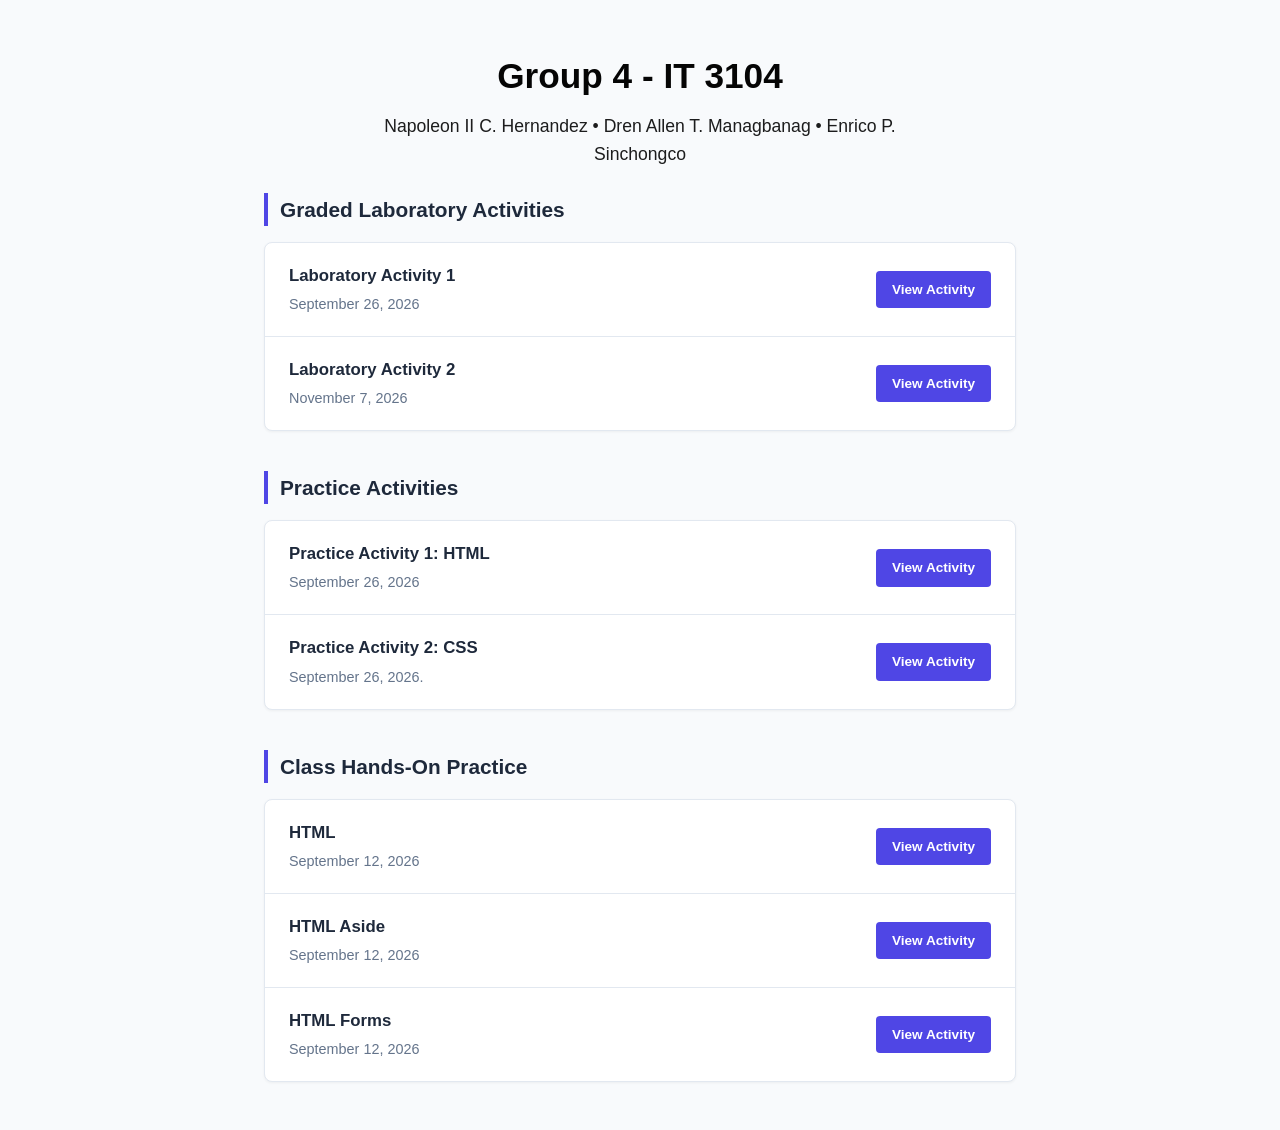
<file: index.html>
<!DOCTYPE html>
<html lang="en">
<head>
    <meta charset="UTF-8">
    <meta name="viewport" content="width=device-width, initial-scale=1.0">
    <title>Class Activity Repository</title>
    <link rel="stylesheet" href="style.css">
</head>
<body>

    <!-- Banner Header -->
    <header>
        <h1>Group 4 - IT 3104</h1>
        <p>Napoleon II C. Hernandez • Dren Allen T. Managbanag • Enrico P. Sinchongco</p>
    </header>

    <!-- Main Content Area -->
    <main>
        
        <!-- Section: Current Module -->
        <h2 class="section-title">Graded Laboratory Activities</h2>
        <ul class="activity-list">
            <li>
                <span class="activity-info">
                    <strong>Laboratory Activity 1</strong>
                    <p>September 26, 2026</p>
                </span>
                <a href="LabAct1.html" class="btn">View Activity</a>
            </li>
            <li>
                <span class="activity-info">
                    <strong>Laboratory Activity 2</strong>
                    <p>November 7, 2026</p>
                </span>
                <a href="LabAct2.html" class="btn">View Activity</a>
            </li>
        </ul>
        
        <!-- Section: Current Module -->
        <h2 class="section-title">Practice Activities</h2>
        <ul class="activity-list">
            <li>
                <span class="activity-info">
                    <strong>Practice Activity 1: HTML</strong>
                    <p>September 26, 2026</p>
                </span>
                <a href="PracAct1.html" class="btn">View Activity</a>
            </li>
            <li>
                <span class="activity-info">
                    <strong>Practice Activity 2: CSS</strong>
                    <p>September 26, 2026.</p>
                </span>
                <a href="css.html" class="btn">View Activity</a>
            </li>
        </ul>

        <!-- Section: Current Module -->
        <h2 class="section-title">Class Hands-On Practice</h2>
        <ul class="activity-list">
            <li>
                <span class="activity-info">
                    <strong>HTML</strong>
                    <p>September 12, 2026</p>
                </span>
                <a href="Practice1Html.html" class="btn">View Activity</a>
            </li>
            <li>
                <span class="activity-info">
                    <strong>HTML Aside</strong>
                    <p>September 12, 2026</p>
                </span>
                <a href="Practice1Aside.html" class="btn">View Activity</a>
            </li>
            <li>
                <span class="activity-info">
                    <strong>HTML Forms</strong>
                    <p>September 12, 2026</p>
                </span>
                <a href="PracticeActHtmlForms.html" class="btn">View Activity</a>
            </li>
        </ul>

    </main>

</body>
</html>
</file>
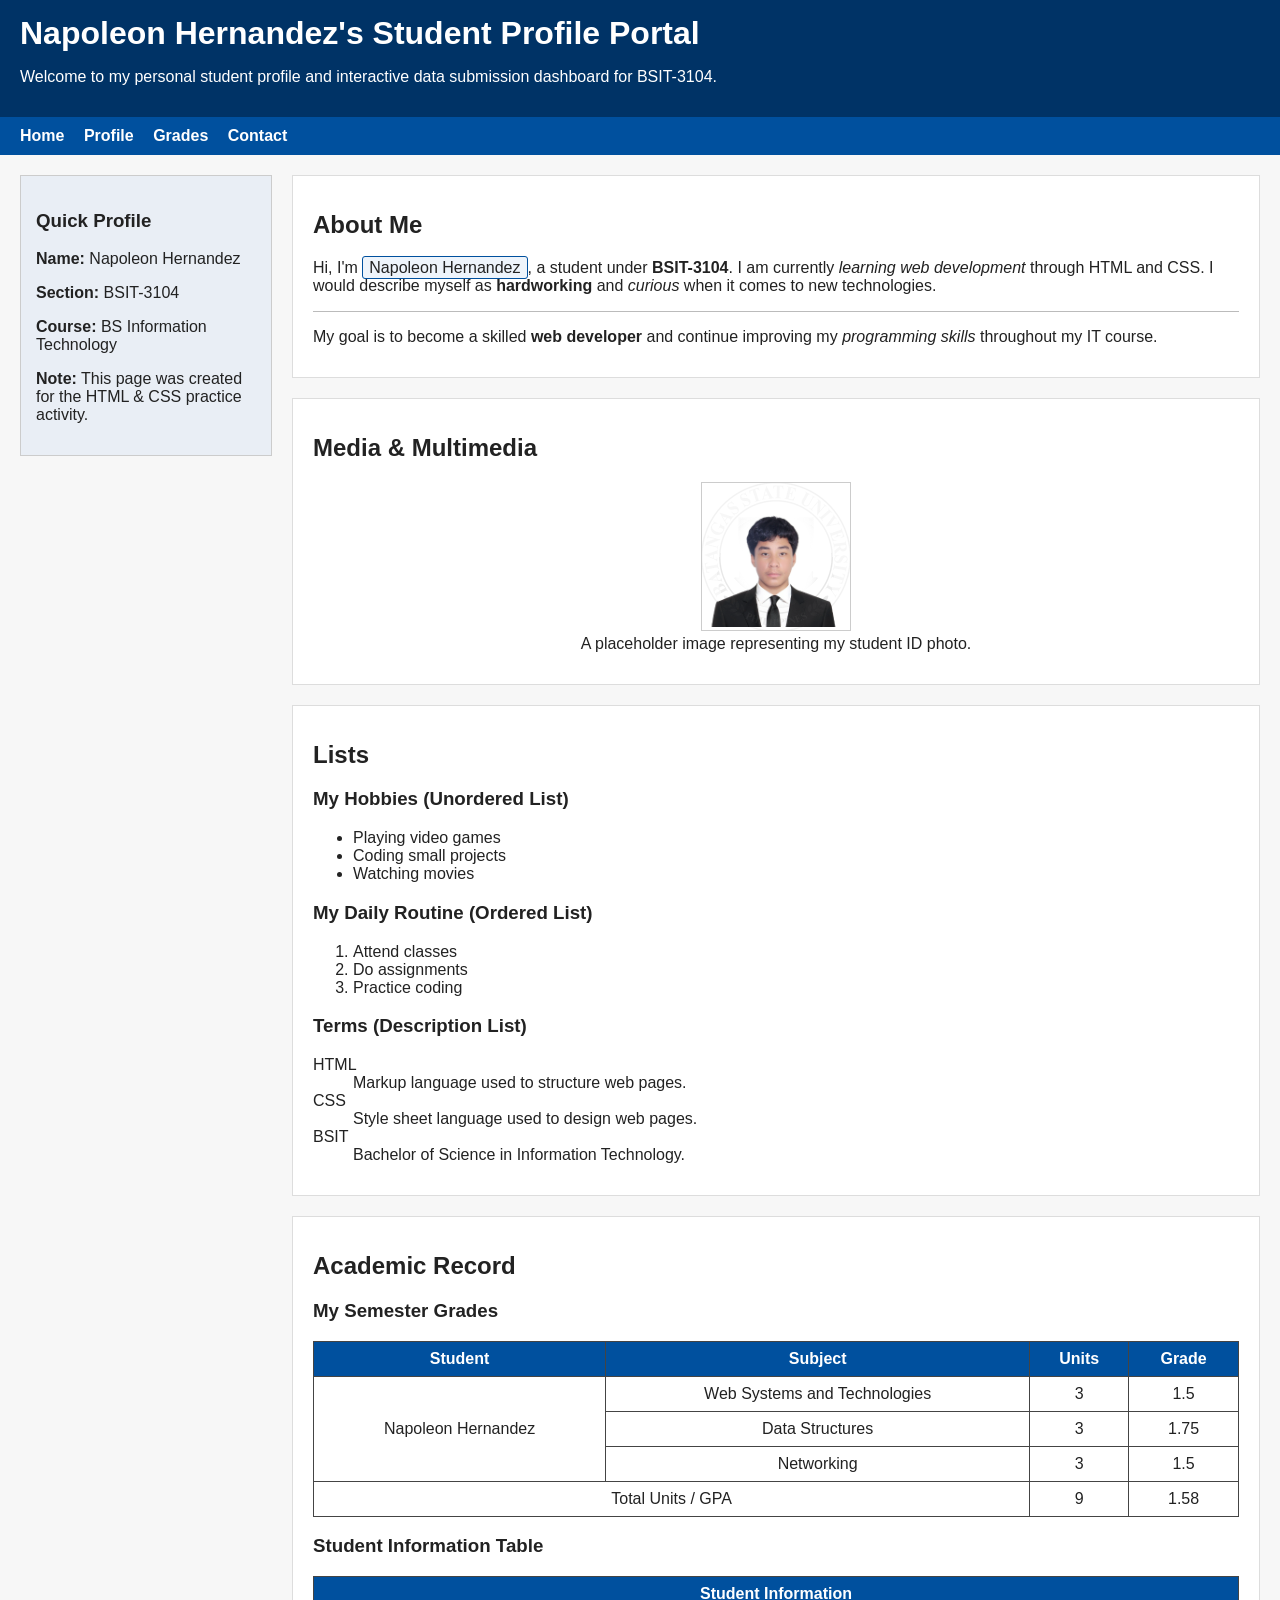
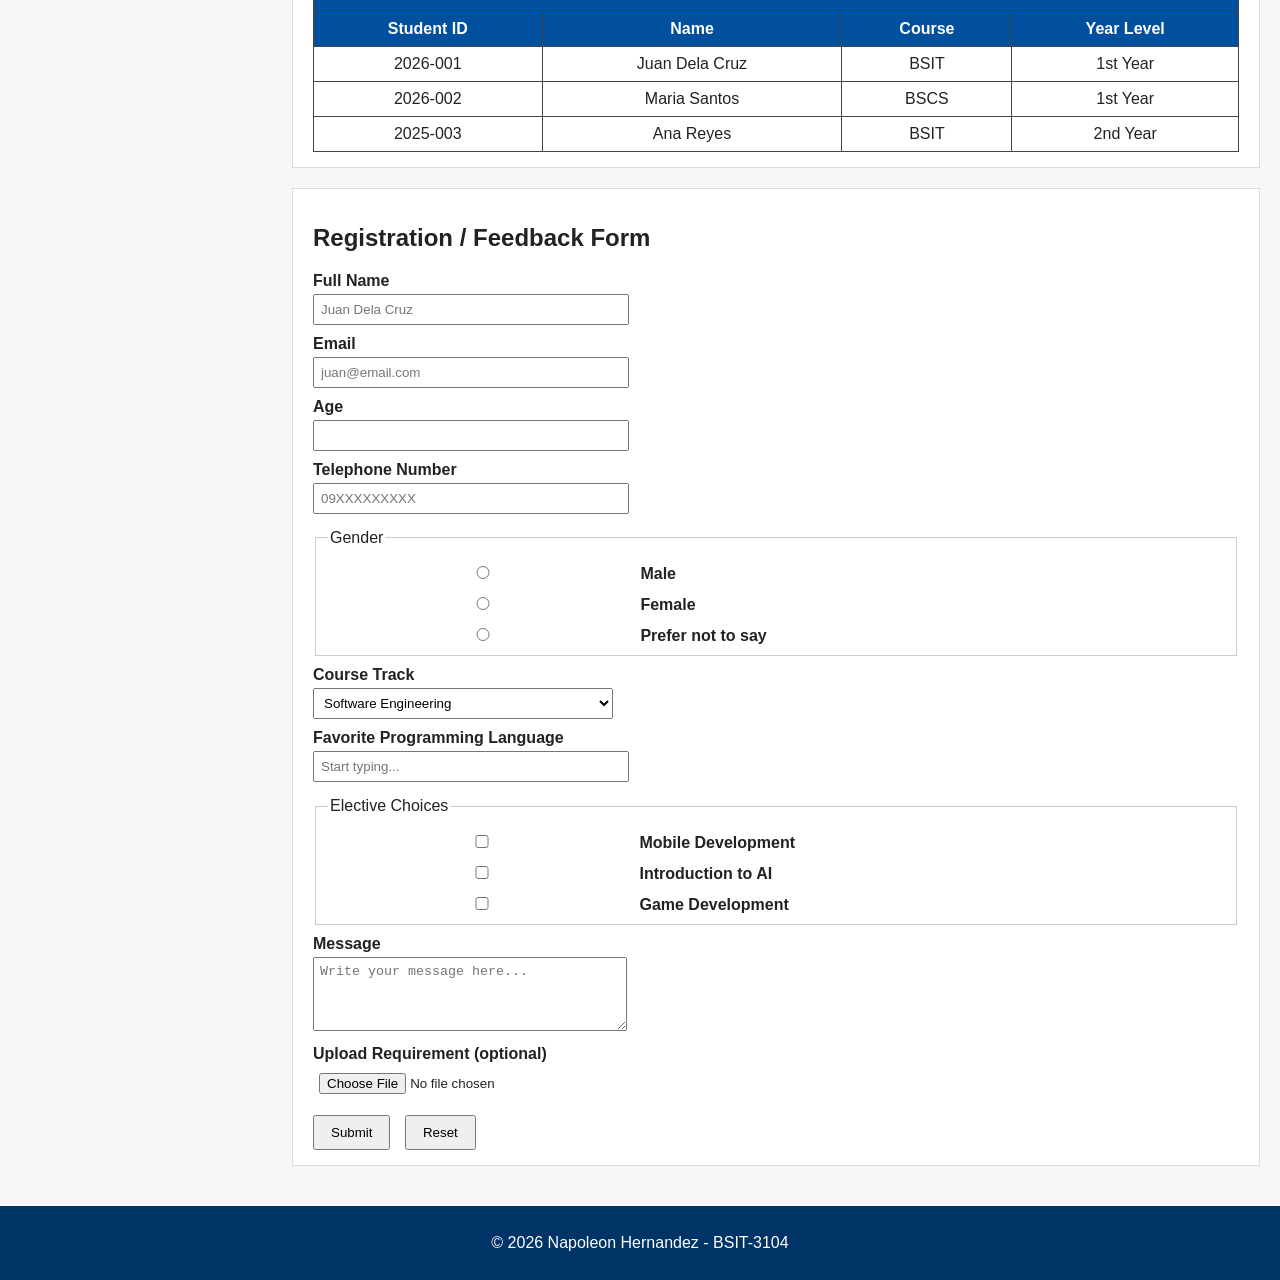
<file: css.html>
<!DOCTYPE html>
<html lang="en">
<head>
<meta charset="UTF-8">
<title>Student Profile Portal - Napoleon Hernandez</title>
<style>
  body {
    font-family: Arial, Helvetica, sans-serif;
    margin: 0;
    padding: 0;
    background-color: #f7f7f7;
    color: #222;
  }
  header {
    background-color: #003366;
    color: white;
    padding: 15px 20px;
  }
  header h1 {
    margin: 0 0 5px 0;
  }
  nav {
    background-color: #00509e;
    padding: 10px 20px;
  }
  nav a {
    color: white;
    text-decoration: none;
    margin-right: 15px;
    font-weight: bold;
  }
  nav a:hover {
    text-decoration: underline;
  }
  .layout {
    display: flex;
    gap: 20px;
    padding: 20px;
  }
  aside {
    background-color: #e9eef5;
    border: 1px solid #ccc;
    padding: 15px;
    width: 220px;
    height: fit-content;
  }
  main {
    flex: 1;
  }
  section {
    background-color: white;
    border: 1px solid #ddd;
    padding: 15px 20px;
    margin-bottom: 20px;
  }
  hr {
    border: none;
    border-top: 1px solid #bbb;
    margin: 15px 0;
  }
  .highlight {
    border: 1px solid #00509e;
    padding: 2px 6px;
    border-radius: 3px;
    background-color: #eef4fb;
  }
  table {
    border-collapse: collapse;
    width: 100%;
    margin-top: 10px;
  }
  table, th, td {
    border: 1px solid #444;
  }
  th, td {
    padding: 8px;
    text-align: center;
  }
  th {
    background-color: #00509e;
    color: white;
  }
  figure {
    text-align: center;
  }
  figure img {
    max-width: 350px;
    border: 1px solid #ccc;
  }
  form label {
    display: block;
    margin-top: 10px;
    font-weight: bold;
  }
  form input, form select, form textarea {
    padding: 6px;
    margin-top: 4px;
    width: 300px;
    max-width: 100%;
  }
  fieldset {
    margin-top: 15px;
    border: 1px solid #ccc;
  }
  .btn-row {
    margin-top: 15px;
  }
  .btn-row button {
    padding: 8px 16px;
    margin-right: 10px;
  }
  footer {
    background-color: #003366;
    color: white;
    text-align: center;
    padding: 12px;
  }
</style>
</head>
<body>

<header>
  <h1>Napoleon Hernandez's Student Profile Portal</h1>
  <p>Welcome to my personal student profile and interactive data submission dashboard for BSIT-3104.</p>
</header>

<nav>
  <a href="#home">Home</a>
  <a href="#about">Profile</a>
  <a href="#grades">Grades</a>
  <a href="#form">Contact</a>
</nav>

<div class="layout">

  <aside>
    <h3>Quick Profile</h3>
    <p><strong>Name:</strong> Napoleon Hernandez</p>
    <p><strong>Section:</strong> BSIT-3104</p>
    <p><strong>Course:</strong> BS Information Technology</p>
    <p><strong>Note:</strong> This page was created for the HTML &amp; CSS practice activity.</p>
  </aside>

  <main>

    <section id="about">
      <h2>About Me</h2>
      <p>
        Hi, I'm <span class="highlight">Napoleon Hernandez</span>, a student under
        <b>BSIT-3104</b>. I am currently <i>learning web development</i> through HTML and CSS.
        I would describe myself as <strong>hardworking</strong> and <em>curious</em> when it
        comes to new technologies.
      </p>
      <hr>
      <p>
        My goal is to become a skilled <strong>web developer</strong> and continue improving
        my <em>programming skills</em> throughout my IT course.
      </p>
    </section>

    <section id="media">
      <h2>Media &amp; Multimedia</h2>
      <figure>
        <img src="Sample student photo.png" alt="Sample student photo">
        <figcaption>A placeholder image representing my student ID photo.</figcaption>
      </figure>
    </section>

    <section id="lists">
      <h2>Lists</h2>
      <h3>My Hobbies (Unordered List)</h3>
      <ul>
        <li>Playing video games</li>
        <li>Coding small projects</li>
        <li>Watching movies</li>
      </ul>

      <h3>My Daily Routine (Ordered List)</h3>
      <ol>
        <li>Attend classes</li>
        <li>Do assignments</li>
        <li>Practice coding</li>
      </ol>

      <h3>Terms (Description List)</h3>
      <dl>
        <dt>HTML</dt>
        <dd>Markup language used to structure web pages.</dd>
        <dt>CSS</dt>
        <dd>Style sheet language used to design web pages.</dd>
        <dt>BSIT</dt>
        <dd>Bachelor of Science in Information Technology.</dd>
      </dl>
    </section>

    <section id="grades">
      <h2>Academic Record</h2>

      <h3>My Semester Grades</h3>
      <table border="1">
        <tr>
          <th>Student</th>
          <th>Subject</th>
          <th>Units</th>
          <th>Grade</th>
        </tr>
        <tr>
          <td rowspan="3">Napoleon Hernandez</td>
          <td>Web Systems and Technologies</td>
          <td>3</td>
          <td>1.5</td>
        </tr>
        <tr>
          <td>Data Structures</td>
          <td>3</td>
          <td>1.75</td>
        </tr>
        <tr>
          <td>Networking</td>
          <td>3</td>
          <td>1.5</td>
        </tr>
        <tr>
          <td colspan="2">Total Units / GPA</td>
          <td>9</td>
          <td>1.58</td>
        </tr>
      </table>

      <h3>Student Information Table</h3>
      <table border="1">
        <tr>
          <th colspan="4">Student Information</th>
        </tr>
        <tr>
          <th>Student ID</th>
          <th>Name</th>
          <th>Course</th>
          <th>Year Level</th>
        </tr>
        <tr>
          <td>2026-001</td>
          <td>Juan Dela Cruz</td>
          <td>BSIT</td>
          <td>1st Year</td>
        </tr>
        <tr>
          <td>2026-002</td>
          <td>Maria Santos</td>
          <td>BSCS</td>
          <td>1st Year</td>
        </tr>
        <tr>
          <td>2025-003</td>
          <td>Ana Reyes</td>
          <td>BSIT</td>
          <td>2nd Year</td>
        </tr>
      </table>
    </section>

    <section id="form">
      <h2>Registration / Feedback Form</h2>
      <form action="#" method="POST">

        <label for="fullname">Full Name</label>
        <input type="text" id="fullname" name="fullname" placeholder="Juan Dela Cruz" required>

        <label for="email">Email</label>
        <input type="email" id="email" name="email" placeholder="juan@email.com" required>

        <label for="age">Age</label>
        <input type="number" id="age" name="age" min="15" max="100">

        <label for="phone">Telephone Number</label>
        <input type="tel" id="phone" name="phone" pattern="[0-9]{11}" placeholder="09XXXXXXXXX" title="Enter an 11-digit phone number">

        <fieldset>
          <legend>Gender</legend>
          <label><input type="radio" name="gender" value="male"> Male</label>
          <label><input type="radio" name="gender" value="female"> Female</label>
          <label><input type="radio" name="gender" value="other"> Prefer not to say</label>
        </fieldset>

        <label for="track">Course Track</label>
        <select id="track" name="track">
          <optgroup label="Computer Science">
            <option value="cs-software">Software Engineering</option>
            <option value="cs-data">Data Science</option>
          </optgroup>
          <optgroup label="Information Technology">
            <option value="it-network">Network Administration</option>
            <option value="it-web">Web Development</option>
          </optgroup>
        </select>

        <label for="language">Favorite Programming Language</label>
        <input list="languages" id="language" name="language" placeholder="Start typing...">
        <datalist id="languages">
          <option value="JavaScript">
          <option value="Python">
          <option value="Java">
          <option value="C#">
        </datalist>

        <fieldset>
          <legend>Elective Choices</legend>
          <label><input type="checkbox" name="electives" value="mobile"> Mobile Development</label>
          <label><input type="checkbox" name="electives" value="ai"> Introduction to AI</label>
          <label><input type="checkbox" name="electives" value="game"> Game Development</label>
        </fieldset>

        <label for="message">Message</label>
        <textarea id="message" name="message" rows="4" placeholder="Write your message here..."></textarea>

        <label for="upload">Upload Requirement (optional)</label>
        <input type="file" id="upload" name="upload">

        <div class="btn-row">
          <button type="submit">Submit</button>
          <button type="reset">Reset</button>
        </div>

      </form>
    </section>

  </main>

</div>

<footer>
  <p>&copy; 2026 Napoleon Hernandez - BSIT-3104</p>
</footer>

</body>
</html>
</file>
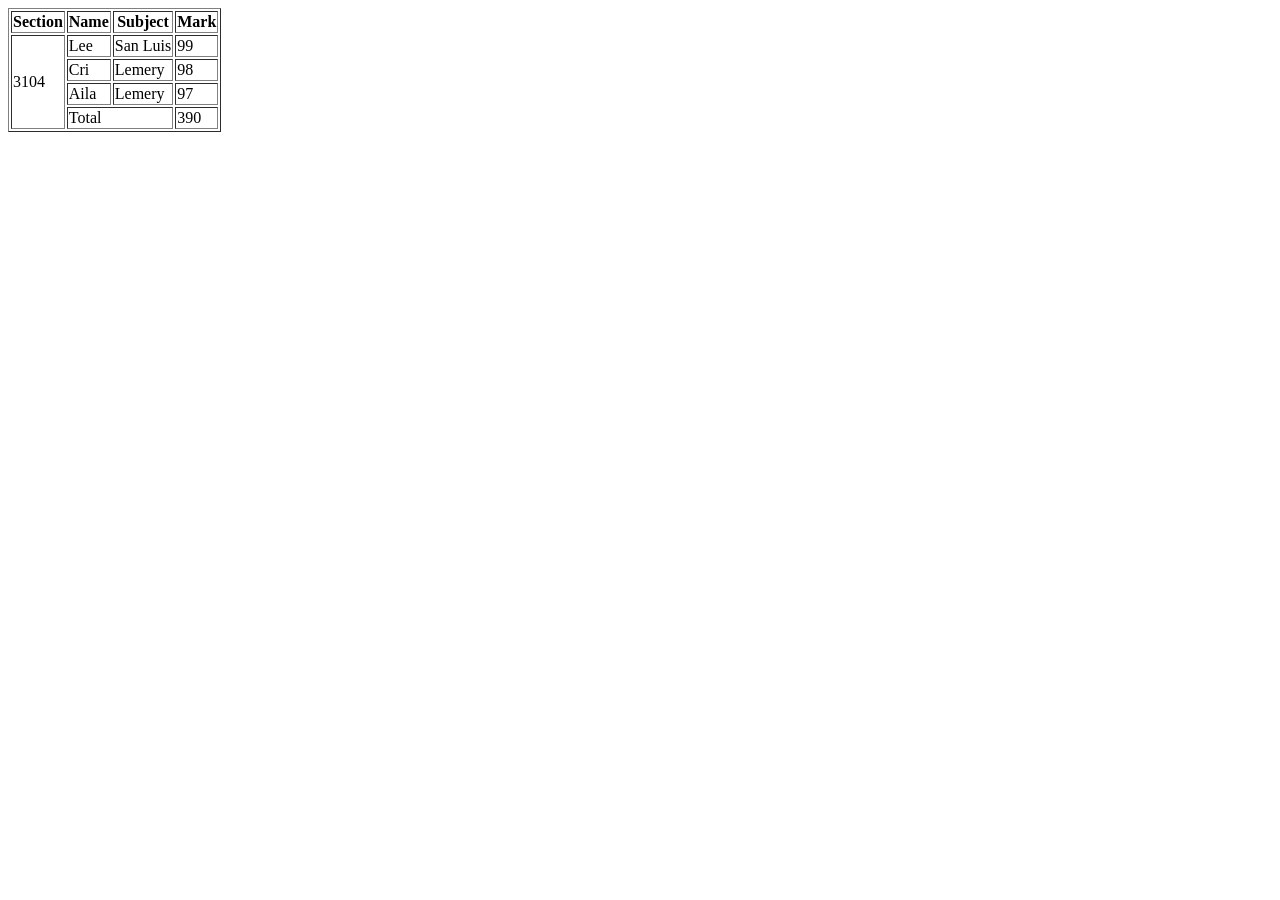
<file: dump.html>
<!DOCTYPE html>
<html lang="en">
<head>
    <meta charset="UTF-8">
    <meta name="viewport" content="width=device-width, initial-scale=1.0">
    <title>Document</title>
</head>
<body>
    <table border="1">
        <tr>
            <th>Section</th>
            <th>Name</th>
            <th>Subject</th>
            <th>Mark</th>
        </tr>
        <tr>
            <td rowspan="4">3104</td>
            <td>Lee</td>
            <td>San Luis</td>
            <td>99</td>
        </tr>
        <tr>
            <td>Cri</td>
            <td>Lemery</td>
            <td>98</td>
        </tr>
        <tr>
            <td>Aila</td>
            <td>Lemery</td>
            <td>97</td>
        </tr>
        <tr>
            <td colspan="2">Total</td>
            <td>390</td>
        </tr>
    </table>

</body>
</html>
</file>
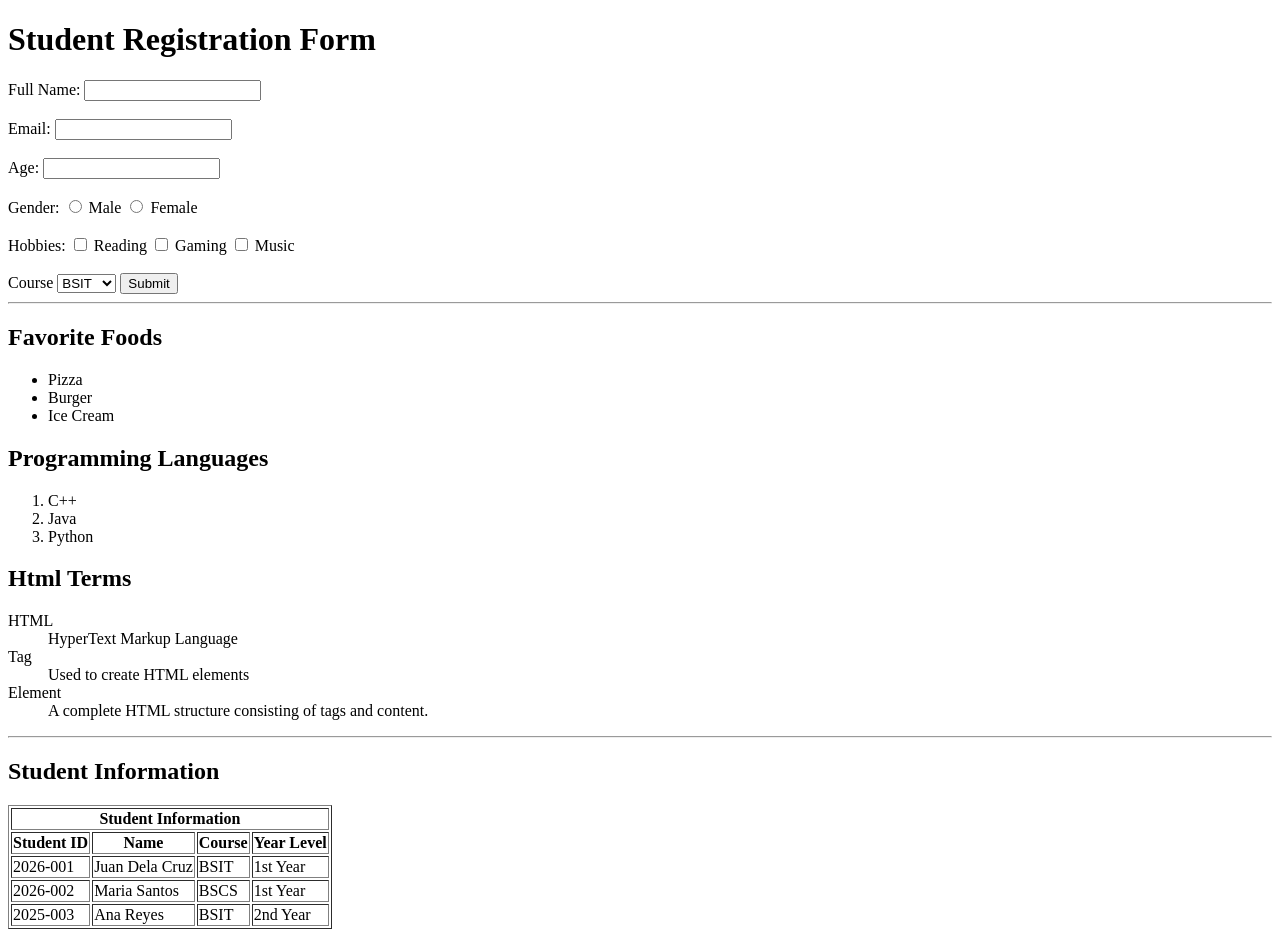
<file: LabAct1.html>
<!DOCTYPE html>
<html lang="en">

<head>
    <title>Student Registration Form</title>
</head>

<body>

    <h1>Student Registration Form</h1>

    <form> 
        <label for="fullname">Full Name:</label>
        <input type="text" id="fullname" name="fullname" >
        <br><br>
         
        <label for="email">Email:</label>
        <input type="email" id="email" name="email">
        <br><br>
         
        <label for="age">Age:</label>
        <input type="number" id="age" name="age">
        <br><br>
        
        <label>Gender:</label>
        <input type="radio" id="male" name="gender" value="male">
        <label for="male">Male</label>
        <input type="radio" id="female" name="gender" value="female">
        <label for="female">Female</label>
        <br><br>
             
        <label>Hobbies:</label>
        <input type="checkbox" id="hobbie1" name="hobbie1" value="Reading">
        <label for="hobbie1">Reading</label>
        <input type="checkbox" id="hobbie2" name="hobbie2" value="Gaming">
        <label for="hobbie2">Gaming</label>
        <input type="checkbox" id="hobbie3" name="hobbie3" value="Music">
        <label for="hobbie3">Music</label>
        <br><br>
             
        <label for="course">Course</label>
        <select id="course" name="course">
            <option value="BSIT">BSIT</option>
            <option value="BSCS">BSCS</option>
        </select>

        <button type="submit">Submit</button>
    </form>

    <hr>
       
    <h2>Favorite Foods</h2>
    <ul>
        <li>Pizza</li>
        <li>Burger</li>
        <li>Ice Cream</li>
    </ul>
      
    <h2>Programming Languages</h2>
    <ol>
        <li>C++</li>
        <li>Java</li>
        <li>Python</li>
    </ol>
        
    <h2>Html Terms</h2>
    <dl>
        <dt>HTML</dt>
        <dd>HyperText Markup Language</dd>
        <dt>Tag</dt>
        <dd>Used to create HTML elements</dd>
        <dt>Element</dt>
        <dd>A complete HTML structure consisting of tags and content.</dd>
    </dl>

    <hr>

    <h2>Student Information</h2>
    <table border="1">
        <tr>
            <th colspan="4">Student Information</th>
        </tr>
        <tr>
            <th>Student ID</th>
            <th>Name</th>
            <th>Course</th>
            <th>Year Level</th>
        </tr>
        <tr>
            <td>2026-001</td>
            <td>Juan Dela Cruz</td>
            <td>BSIT</td>
            <td>1st Year</td>
        </tr>
        <tr>
            <td>2026-002</td>
            <td>Maria Santos</td>
            <td>BSCS</td>
            <td>1st Year</td>
        </tr>
        <tr>
            <td>2025-003</td>
            <td>Ana Reyes</td>
            <td>BSIT</td>
            <td>2nd Year</td>
        </tr>
    </table>
        
</body>

</html>
</file>
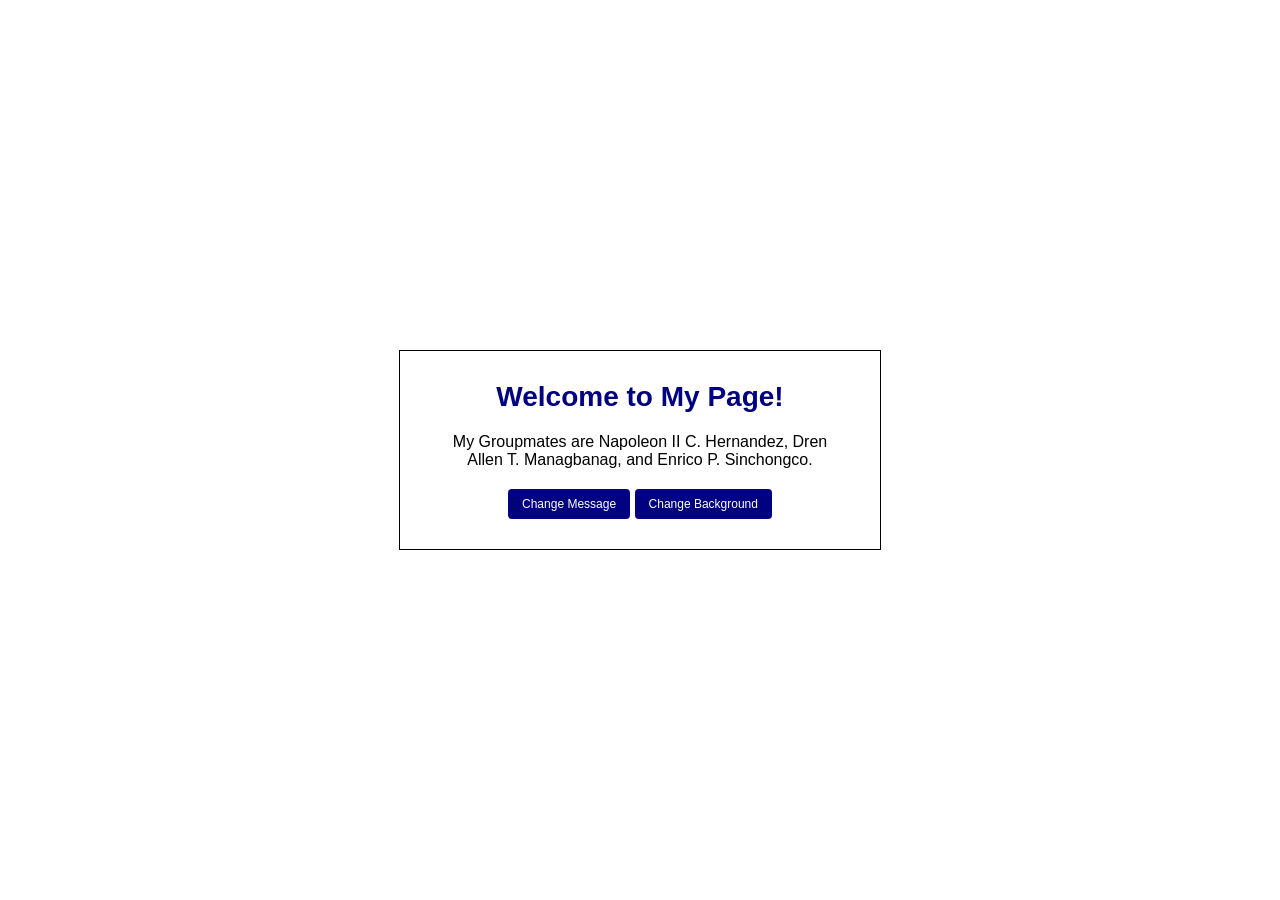
<file: LabAct2.html>
<!DOCTYPE html>
<html lang="en">
<head>
  <meta charset="UTF-8"> 
  <link rel="stylesheet" href="style2.css">
</head>
<body>
  <div class="box"  >
    <h1>Welcome to My Page!</h1>
    <p id="message">My Groupmates are Napoleon II C. Hernandez, Dren Allen T. Managbanag, and Enrico P. Sinchongco.</p>
    <button onclick="changeMessage()">Change Message</button>
    <button onclick="changeBackground()">Change Background</button>
  </div>

  <script src="script.js"></script>
</body>
</html>
</file>
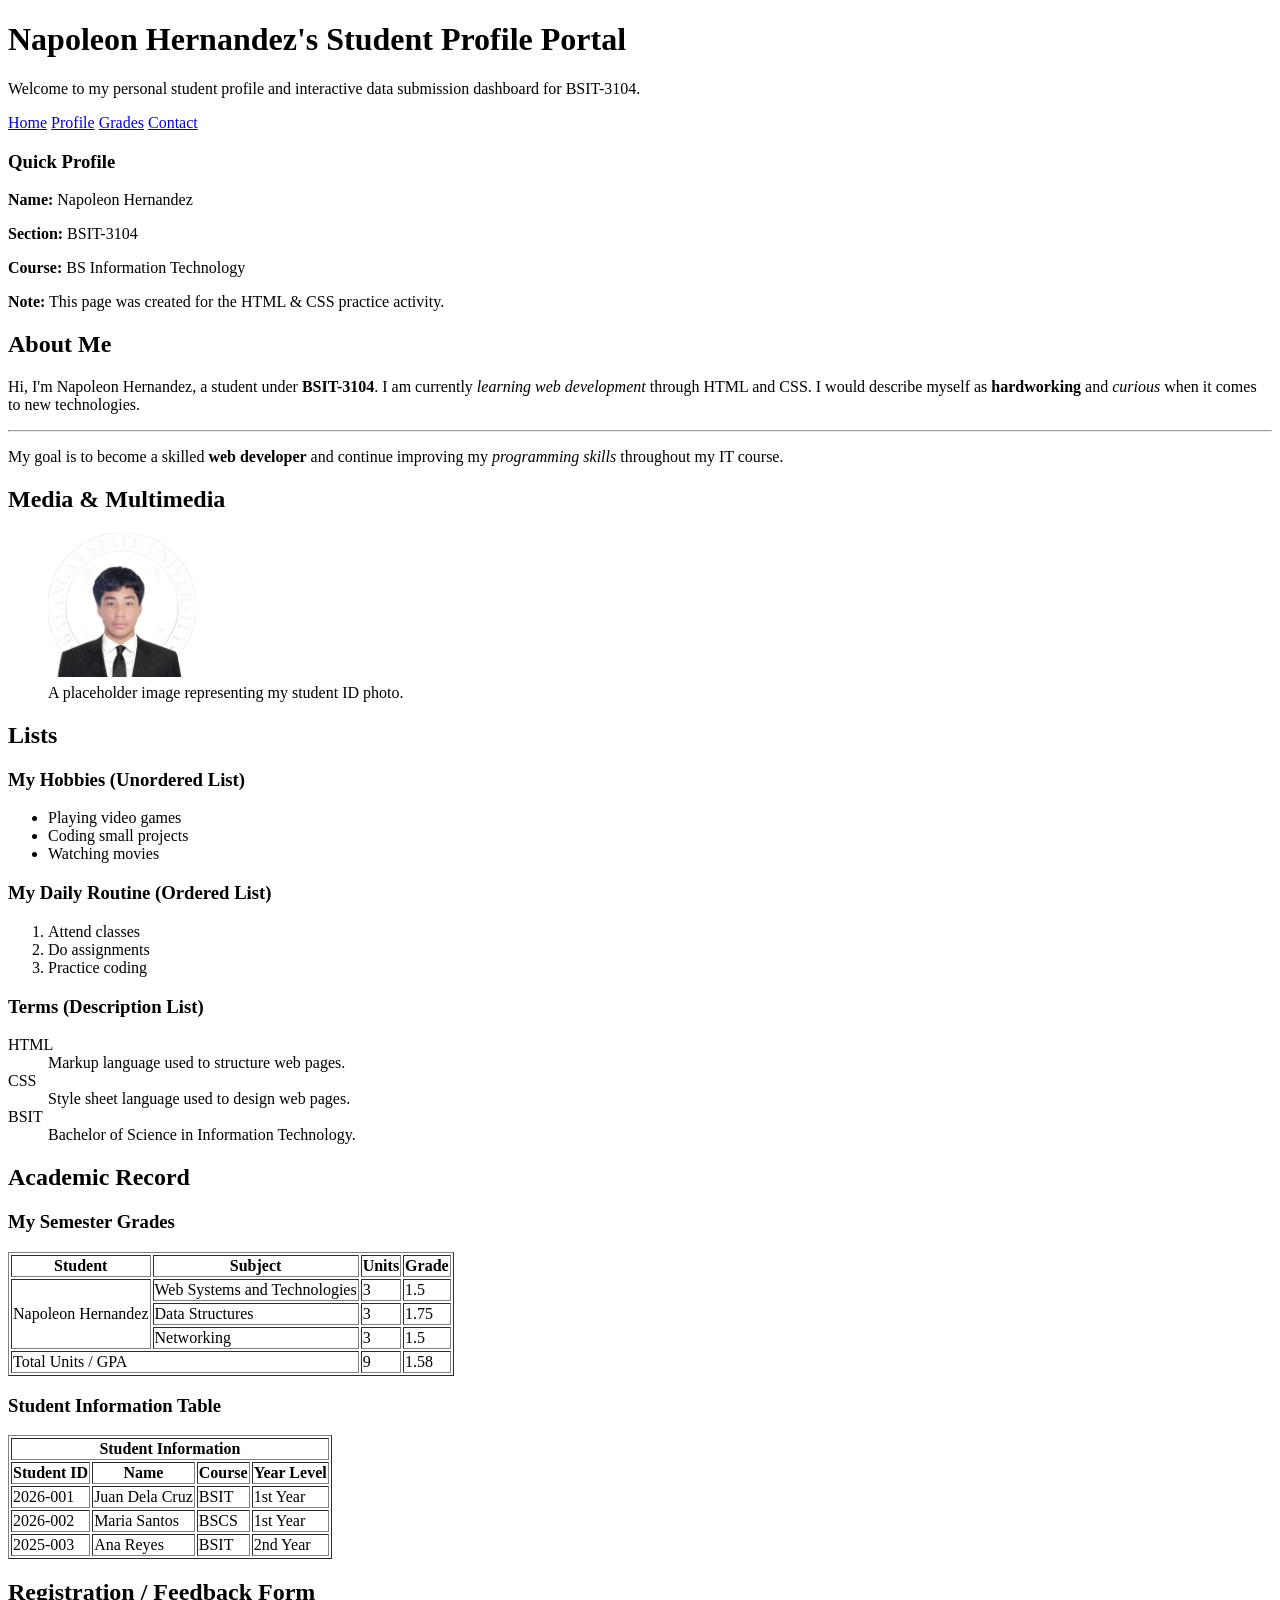
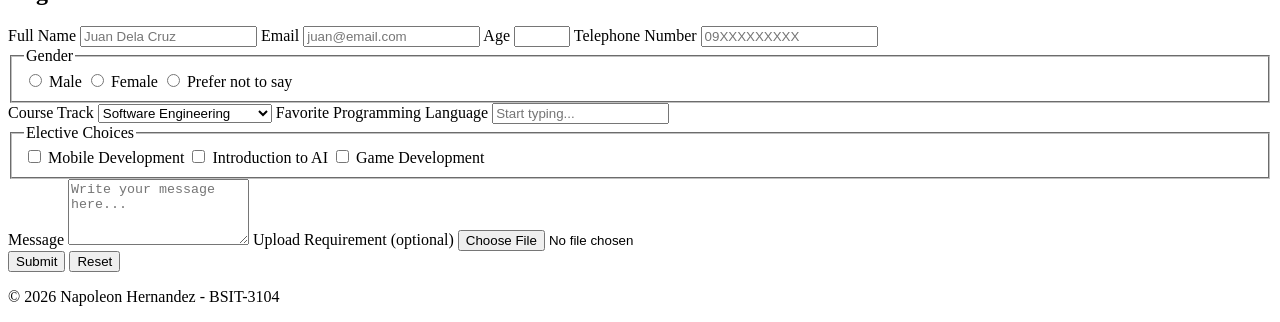
<file: PracAct1.html>
<!DOCTYPE html>
<html lang="en">
<head>
<meta charset="UTF-8">
<title>Student Profile Portal - Napoleon Hernandez</title>
</head>
<body>

<header>
  <h1>Napoleon Hernandez's Student Profile Portal</h1>
  <p>Welcome to my personal student profile and interactive data submission dashboard for BSIT-3104.</p>
</header>

<nav>
  <a href="#home">Home</a>
  <a href="#about">Profile</a>
  <a href="#grades">Grades</a>
  <a href="#form">Contact</a>
</nav>

<div class="layout">

  <aside>
    <h3>Quick Profile</h3>
    <p><strong>Name:</strong> Napoleon Hernandez</p>
    <p><strong>Section:</strong> BSIT-3104</p>
    <p><strong>Course:</strong> BS Information Technology</p>
    <p><strong>Note:</strong> This page was created for the HTML &amp; CSS practice activity.</p>
  </aside>

  <main>

    <section id="about">
      <h2>About Me</h2>
      <p>
        Hi, I'm <span class="highlight">Napoleon Hernandez</span>, a student under
        <b>BSIT-3104</b>. I am currently <i>learning web development</i> through HTML and CSS.
        I would describe myself as <strong>hardworking</strong> and <em>curious</em> when it
        comes to new technologies.
      </p>
      <hr>
      <p>
        My goal is to become a skilled <strong>web developer</strong> and continue improving
        my <em>programming skills</em> throughout my IT course.
      </p>
    </section>

    <section id="media">
      <h2>Media &amp; Multimedia</h2>
      <figure>
        <img src="Sample student photo.png" alt="Sample student photo">
        <figcaption>A placeholder image representing my student ID photo.</figcaption>
      </figure>
    </section>

    <section id="lists">
      <h2>Lists</h2>
      <h3>My Hobbies (Unordered List)</h3>
      <ul>
        <li>Playing video games</li>
        <li>Coding small projects</li>
        <li>Watching movies</li>
      </ul>

      <h3>My Daily Routine (Ordered List)</h3>
      <ol>
        <li>Attend classes</li>
        <li>Do assignments</li>
        <li>Practice coding</li>
      </ol>

      <h3>Terms (Description List)</h3>
      <dl>
        <dt>HTML</dt>
        <dd>Markup language used to structure web pages.</dd>
        <dt>CSS</dt>
        <dd>Style sheet language used to design web pages.</dd>
        <dt>BSIT</dt>
        <dd>Bachelor of Science in Information Technology.</dd>
      </dl>
    </section>

    <section id="grades">
      <h2>Academic Record</h2>

      <h3>My Semester Grades</h3>
      <table border="1">
        <tr>
          <th>Student</th>
          <th>Subject</th>
          <th>Units</th>
          <th>Grade</th>
        </tr>
        <tr>
          <td rowspan="3">Napoleon Hernandez</td>
          <td>Web Systems and Technologies</td>
          <td>3</td>
          <td>1.5</td>
        </tr>
        <tr>
          <td>Data Structures</td>
          <td>3</td>
          <td>1.75</td>
        </tr>
        <tr>
          <td>Networking</td>
          <td>3</td>
          <td>1.5</td>
        </tr>
        <tr>
          <td colspan="2">Total Units / GPA</td>
          <td>9</td>
          <td>1.58</td>
        </tr>
      </table>

      <h3>Student Information Table</h3>
      <table border="1">
        <tr>
          <th colspan="4">Student Information</th>
        </tr>
        <tr>
          <th>Student ID</th>
          <th>Name</th>
          <th>Course</th>
          <th>Year Level</th>
        </tr>
        <tr>
          <td>2026-001</td>
          <td>Juan Dela Cruz</td>
          <td>BSIT</td>
          <td>1st Year</td>
        </tr>
        <tr>
          <td>2026-002</td>
          <td>Maria Santos</td>
          <td>BSCS</td>
          <td>1st Year</td>
        </tr>
        <tr>
          <td>2025-003</td>
          <td>Ana Reyes</td>
          <td>BSIT</td>
          <td>2nd Year</td>
        </tr>
      </table>
    </section>

    <section id="form">
      <h2>Registration / Feedback Form</h2>
      <form action="#" method="POST">

        <label for="fullname">Full Name</label>
        <input type="text" id="fullname" name="fullname" placeholder="Juan Dela Cruz" required>

        <label for="email">Email</label>
        <input type="email" id="email" name="email" placeholder="juan@email.com" required>

        <label for="age">Age</label>
        <input type="number" id="age" name="age" min="15" max="100">

        <label for="phone">Telephone Number</label>
        <input type="tel" id="phone" name="phone" pattern="[0-9]{11}" placeholder="09XXXXXXXXX" title="Enter an 11-digit phone number">

        <fieldset>
          <legend>Gender</legend>
          <label><input type="radio" name="gender" value="male"> Male</label>
          <label><input type="radio" name="gender" value="female"> Female</label>
          <label><input type="radio" name="gender" value="other"> Prefer not to say</label>
        </fieldset>

        <label for="track">Course Track</label>
        <select id="track" name="track">
          <optgroup label="Computer Science">
            <option value="cs-software">Software Engineering</option>
            <option value="cs-data">Data Science</option>
          </optgroup>
          <optgroup label="Information Technology">
            <option value="it-network">Network Administration</option>
            <option value="it-web">Web Development</option>
          </optgroup>
        </select>

        <label for="language">Favorite Programming Language</label>
        <input list="languages" id="language" name="language" placeholder="Start typing...">
        <datalist id="languages">
          <option value="JavaScript">
          <option value="Python">
          <option value="Java">
          <option value="C#">
        </datalist>

        <fieldset>
          <legend>Elective Choices</legend>
          <label><input type="checkbox" name="electives" value="mobile"> Mobile Development</label>
          <label><input type="checkbox" name="electives" value="ai"> Introduction to AI</label>
          <label><input type="checkbox" name="electives" value="game"> Game Development</label>
        </fieldset>

        <label for="message">Message</label>
        <textarea id="message" name="message" rows="4" placeholder="Write your message here..."></textarea>

        <label for="upload">Upload Requirement (optional)</label>
        <input type="file" id="upload" name="upload">

        <div class="btn-row">
          <button type="submit">Submit</button>
          <button type="reset">Reset</button>
        </div>

      </form>
    </section>

  </main>

</div>

<footer>
  <p>&copy; 2026 Napoleon Hernandez - BSIT-3104</p>
</footer>

</body>
</html>
</file>
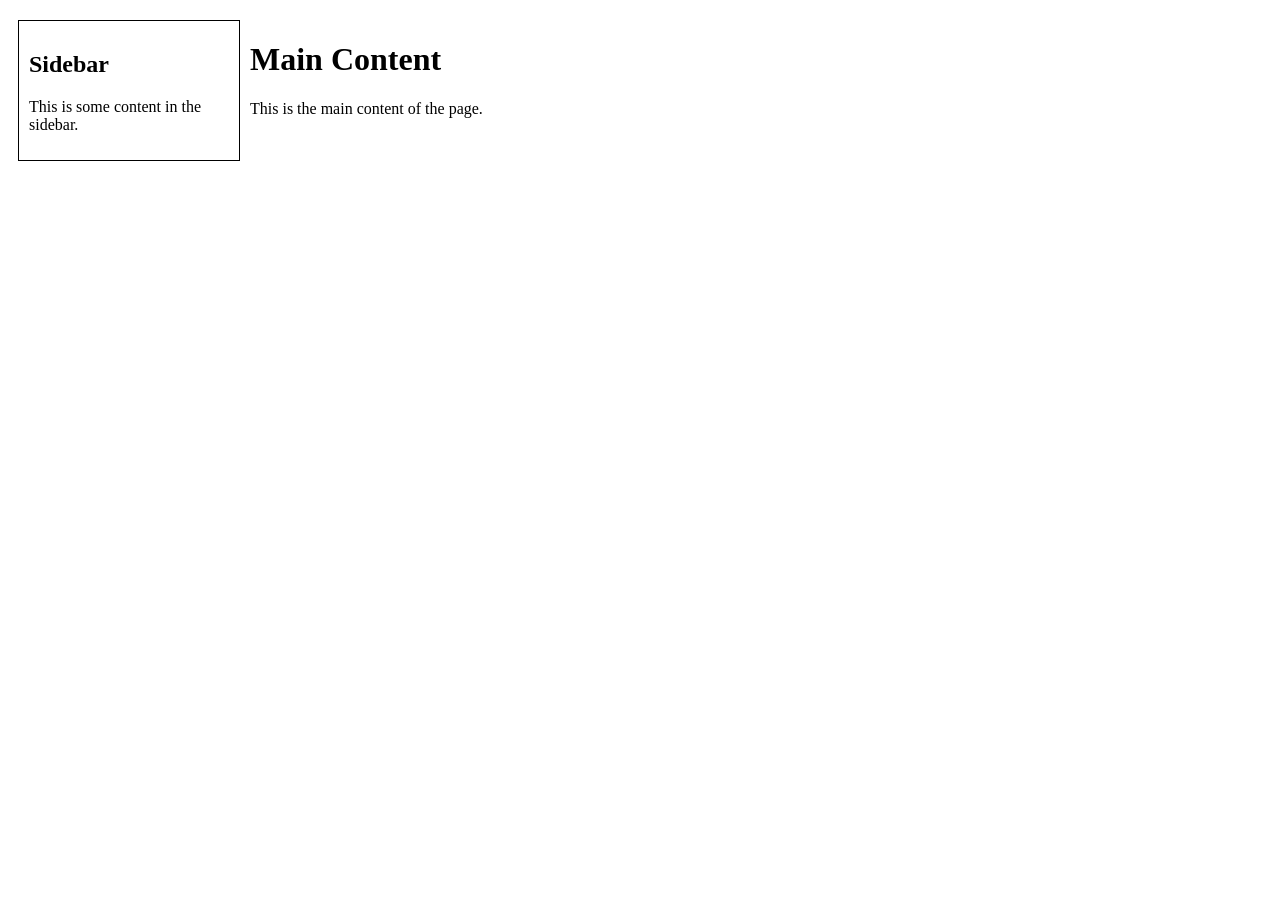
<file: practice 1 aside.html>
<!DOCTYPE html>
<html lang="en">
<head>

    <style>
        main {
            padding: 10px;
            margin: 10px;
        }

        aside {
            width: 200px;
            border: 1px solid black;
            padding: 10px;
            margin: 10px;
            float: left;
        }
    </style>
</head>
<body>
    <aside>
        <h2>Sidebar</h2>
        <p>This is some content in the sidebar.</p>
    </aside>
    <main>
        <h1>Main Content</h1>
        <p>This is the main content of the page.</p> <br>

    </main>
</body>
</html>
</file>
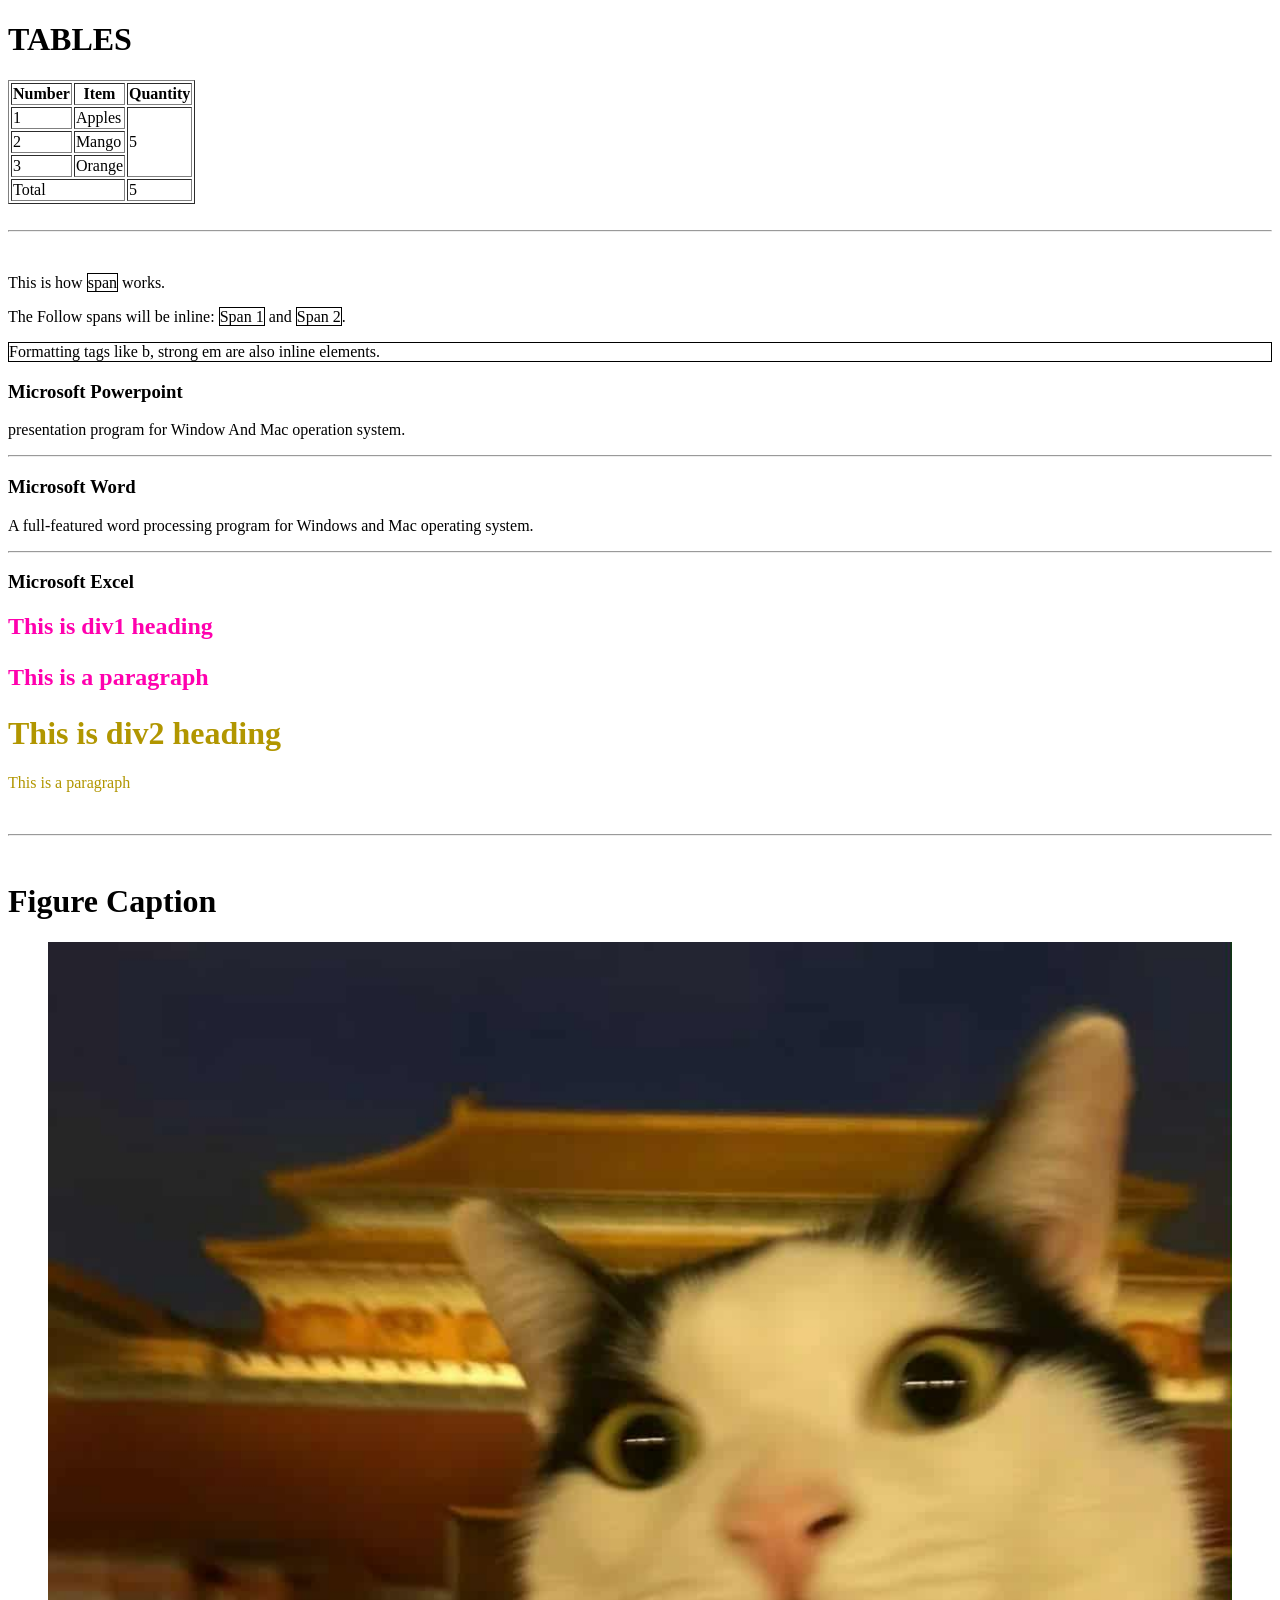
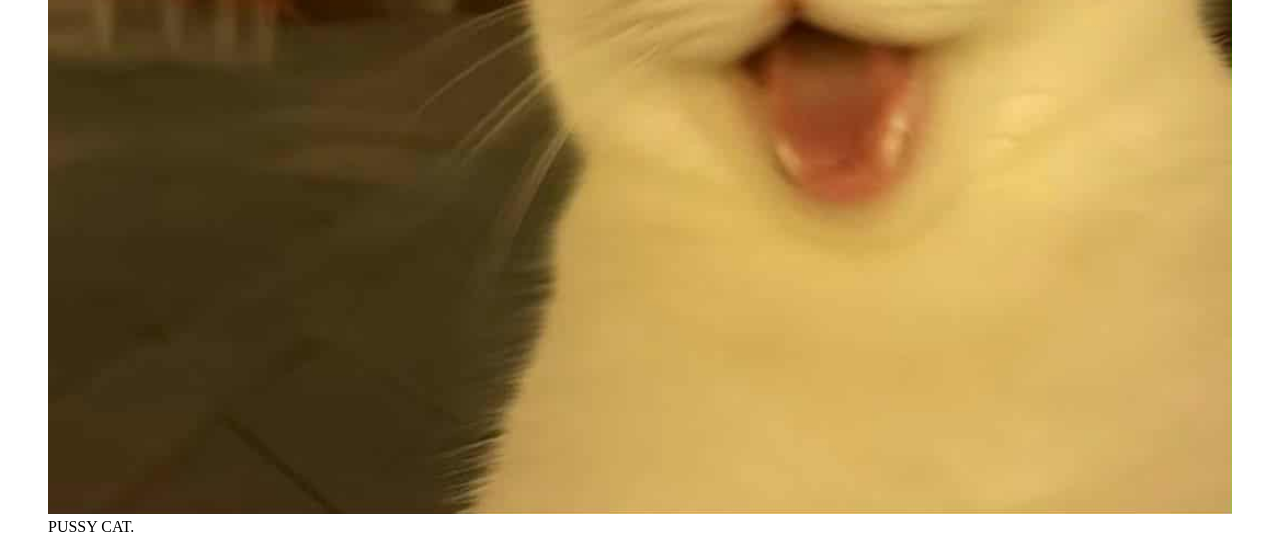
<file: practice 1 html.html>
<!DOCTYPE html>
<html lang="en">
<head>
        <style>
        h2{
            color:rgb(255,0 ,174)
        }.div1{
            color:rgb(98,12 ,36)
        }.div2{
            color:rgb(177,150 ,0)
        }
    </style>
    <h1>TABLES</h1>
    <table border="1">
    <tr>
        <th>Number</th>
        <th>Item</th>
        <th>Quantity</th>
    </tr>
    <tr>
        <td>1</td>
        <td>Apples</td>
        <td rowspan="3">5</td>
    </tr>
    <tr>
        <td>2</td>
        <td>Mango</td>
        
    </tr>
    <tr>
        <td>3</td>
        <td>Orange</td>
        
    </tr>
    <tr>
        <td colspan="2">Total</td>
        <td>5</td>
    </tr>




</table> 
<br>
<hr>
<br>  

    <title>Example 7 - Inline elements</title>




</head>
<body>
    <p>This is how <span style="border: 1px solid black">span</span> works.</p>
    <p> The Follow spans will be inline: <span style="border: 1px solid black">Span 1</span> and <span style="border: 1px solid black">Span 2</span>.</p>
    <p style="border: 1px solid black">Formatting tags like b, strong em are also inline elements.</span></p>
</body>
<body>
    <h3>Microsoft Powerpoint</h3>
    <p>
        presentation program for Window And Mac operation system.
    </p>
    <hr>
    <h3> Microsoft Word</h3>
    <p>
        A full-featured word processing program for Windows and Mac operating system.
    </p>
    <hr>
    <h3> Microsoft Excel</h3>
    
<div class="div1">
    <h2> This is div1 heading
        <p> This is a paragraph</p>
    
</div>
<div class="div2">
    <h1> This is div2 heading </h1>
        <p> This is a paragraph</p>
    
</div>

<br>
<hr>
<br>
<h1>Figure Caption</h1>
<figure>
    <img src = "cat.jpg"
    alt="Trulli" style = "width:100%">
    <figcaption>PUSSY CAT. </figcaption>
</figure>


</body>
</html>
</file>
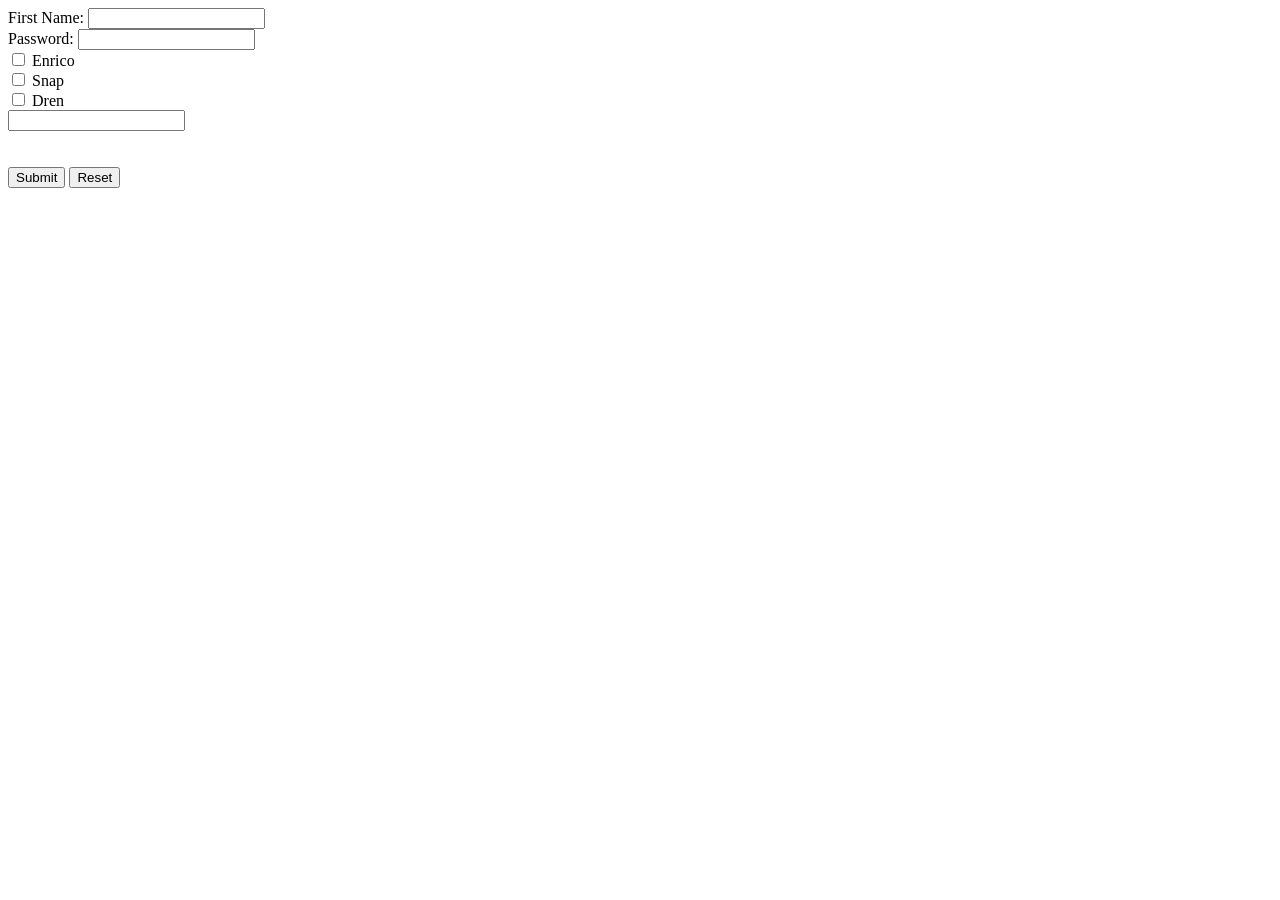
<file: practice act hml forms.html>
<!DOCTYPE html>
<head>

</head>
<body>
    <form>
        <label for="firstname"> First Name: </label>
        <input type="text"d="firstname" name="firstname">
        
    </form>
    <form>
        <label for="password"> Password: </label>
        <input type="password" id="password" name="password">
    </form>
    <form>
        <input type="checkbox" id="char1" name="char1" value="Enrico">
        <label for="char1"> Enrico </label><br>

        <input type="checkbox" id="char2" name="char2" value="Snap">
        <label for="char2"> Snap </label><br>

        <input type="checkbox" id="char3" name="char3" value="Dren">
        <label for="char3"> Dren </label><br>

    </form>
    
<form><input type="tel" id="phone" name="phone" pattern="[0-9]{4}-[0-9]{3}-[0-9]{4}">


</form>
<br><br>


<button type="submit">Submit</button>
<button type="reset">Reset</button>

 
</body>
</html>
</file>
<file: style.css>
:root {
    --primary: #4f46e5;
    --primary-dark: #4338ca;
    --bg-color: #f8fafc;
    --card-bg: #ffffff;
    --text-main: #1e293b;
    --text-muted: #64748b;
    --border-color: #e2e8f0;
}

* {
    margin: 0;
    padding: 0;
    box-sizing: border-box;
    font-family: 'Segoe UI', Tahoma, Geneva, Verdana, sans-serif;
}

body {
    background-color: var(--bg-color);
    color: var(--text-main);
    line-height: 1.6;
}

/* Banner Header */
header {
    color: rgb(5, 5, 5);
    padding: 3rem 2rem;
    text-align: center;
}

header h1 {
    font-size: 2.2rem;
    margin-bottom: 0.5rem;
}

header p {
    font-size: 1.1rem;
    opacity: 0.9;
    max-width: 600px;
    margin: 0 auto;
}

/* Main Container */
main {
    max-width: 800px;
    margin: -1.5rem auto 3rem auto;
    padding: 0 1.5rem;
}

/* Section Styling */
.section-title {
    font-size: 1.3rem;
    margin-bottom: 1rem;
    color: var(--text-main);
    border-left: 4px solid var(--primary);
    padding-left: 0.75rem;
}

/* Simple List Styling */
.activity-list {
    list-style: none;
    background: var(--card-bg);
    border: 1px solid var(--border-color);
    border-radius: 8px;
    box-shadow: 0 1px 3px 0 rgba(0, 0, 0, 0.05);
    margin-bottom: 2.5rem;
    overflow: hidden;
}

.activity-list li {
    display: flex;
    justify-content: space-between;
    align-items: center;
    padding: 1.25rem 1.5rem;
    border-bottom: 1px solid var(--border-color);
    gap: 1rem;
}

.activity-list li:last-child {
    border-bottom: none;
}

.activity-info strong {
    display: block;
    font-size: 1.05rem;
    color: var(--text-main);
    margin-bottom: 0.2rem;
}

.activity-info p {
    color: var(--text-muted);
    font-size: 0.9rem;
}

/* Buttons */
.btn {
    display: inline-block;
    background-color: var(--primary);
    color: white;
    padding: 0.5rem 1rem;
    border-radius: 4px;
    text-decoration: none;
    font-size: 0.85rem;
    font-weight: 600;
    white-space: nowrap;
    transition: background-color 0.2s;
}

.btn:hover {
    background-color: var(--primary-dark);
}

.btn.secondary {
    background-color: #e2e8f0;
    color: var(--text-main);
}

.btn.secondary:hover {
    background-color: #cbd5e1;
}

/* Footer */
footer {
    text-align: center;
    padding: 2rem;
    color: var(--text-muted);
    font-size: 0.85rem;
    border-top: 1px solid var(--border-color);
    background: white;
}
</file>
<file: style2.css>
body {
  margin: 0;
  height: 100vh;
  display: flex;
  justify-content: center;
  align-items: center;
  font-family: Arial;
}

.box {
  border: 1px solid black;
  padding: 30px 40px;
  width: 400px;
  text-align: center;
  background: white;
}

h1 {
  color: navy;
  font-size: 28px;
  margin: 0 0 20px;
}

p {
  margin: 0 0 20px;
}

button {
  background: navy;
  color: white;
  border: none;
  padding: 8px 14px;
  border-radius: 4px;
  font-size: 12px;
  cursor: pointer;
}
</file>
